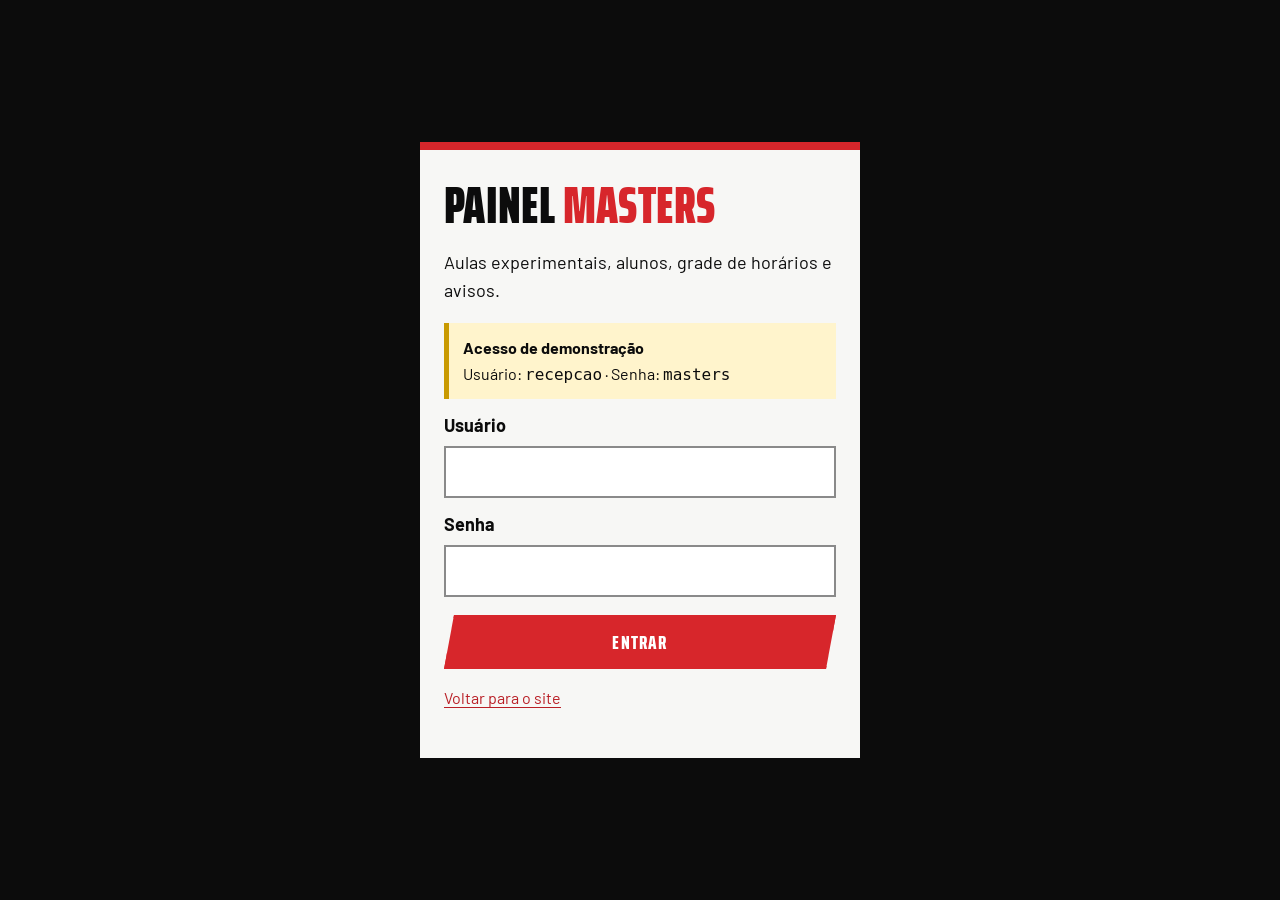
<file: admin.html>
<!doctype html>
<html lang="pt-BR">
<head>
<meta charset="utf-8">
<meta name="viewport" content="width=device-width, initial-scale=1">
<title>Painel da academia · MMA Masters</title>
<meta name="robots" content="noindex">
<meta name="theme-color" content="#0C0C0C">
<link rel="icon" href="fotos/selo.jpg">
<link rel="preconnect" href="https://fonts.googleapis.com">
<link rel="preconnect" href="https://fonts.gstatic.com" crossorigin>
<link href="https://fonts.googleapis.com/css2?family=Barlow:wght@400;600;700;800&family=Saira+Extra+Condensed:wght@800;900&display=swap" rel="stylesheet">
<link rel="stylesheet" href="assets/estilo.css?v=20261112192906">
</head>
<body>
<main id="tela-login" class="login">
  <form class="login-caixa" id="form-login" novalidate>
    <h1>Painel <span class="vermelho">Masters</span></h1>
    <p>Aulas experimentais, alunos, grade de horários e avisos.</p>
    <div class="credencial" role="note"><b>Acesso de demonstração</b>Usuário: <code>recepcao</code> · Senha: <code>masters</code></div>
    <label for="l-user">Usuário</label><input type="text" id="l-user" autocomplete="username" autocapitalize="none">
    <label for="l-senha">Senha</label><input type="password" id="l-senha" autocomplete="current-password">
    <button class="bt bt-vermelho bt-largo" type="submit" style="margin-top:18px">Entrar</button>
    <div id="login-erro" aria-live="polite"></div>
    <p style="margin-top:16px;font-size:16px"><a href="index.html" style="color:#B91F26">Voltar para o site</a></p>
  </form>
</main>

<div id="tela-painel" class="claro" hidden>
  <header class="adm-topo"><div class="embrulho"><b>MMA Masters · painel</b><span><a href="index.html" target="_blank">Ver site</a> &nbsp; <button id="sair" type="button">Sair</button></span></div></header>
  <nav class="adm-abas" role="tablist" aria-label="Seções do painel">
    <button role="tab" data-aba="experimentais" aria-selected="true">Experimentais</button>
    <button role="tab" data-aba="alunos" aria-selected="false">Alunos</button>
    <button role="tab" data-aba="horarios" aria-selected="false">Horários</button>
    <button role="tab" data-aba="avisos" aria-selected="false">Avisos</button>
    <button role="tab" data-aba="ajustes" aria-selected="false">Ajustes</button>
  </nav>
  <main class="adm-corpo"><div class="embrulho" id="corpo"></div></main>
</div>
<script src="assets/dados.js?v=20261112192906"></script>
<script src="assets/admin.js?v=20261112192906"></script>
</body>
</html>
</file>
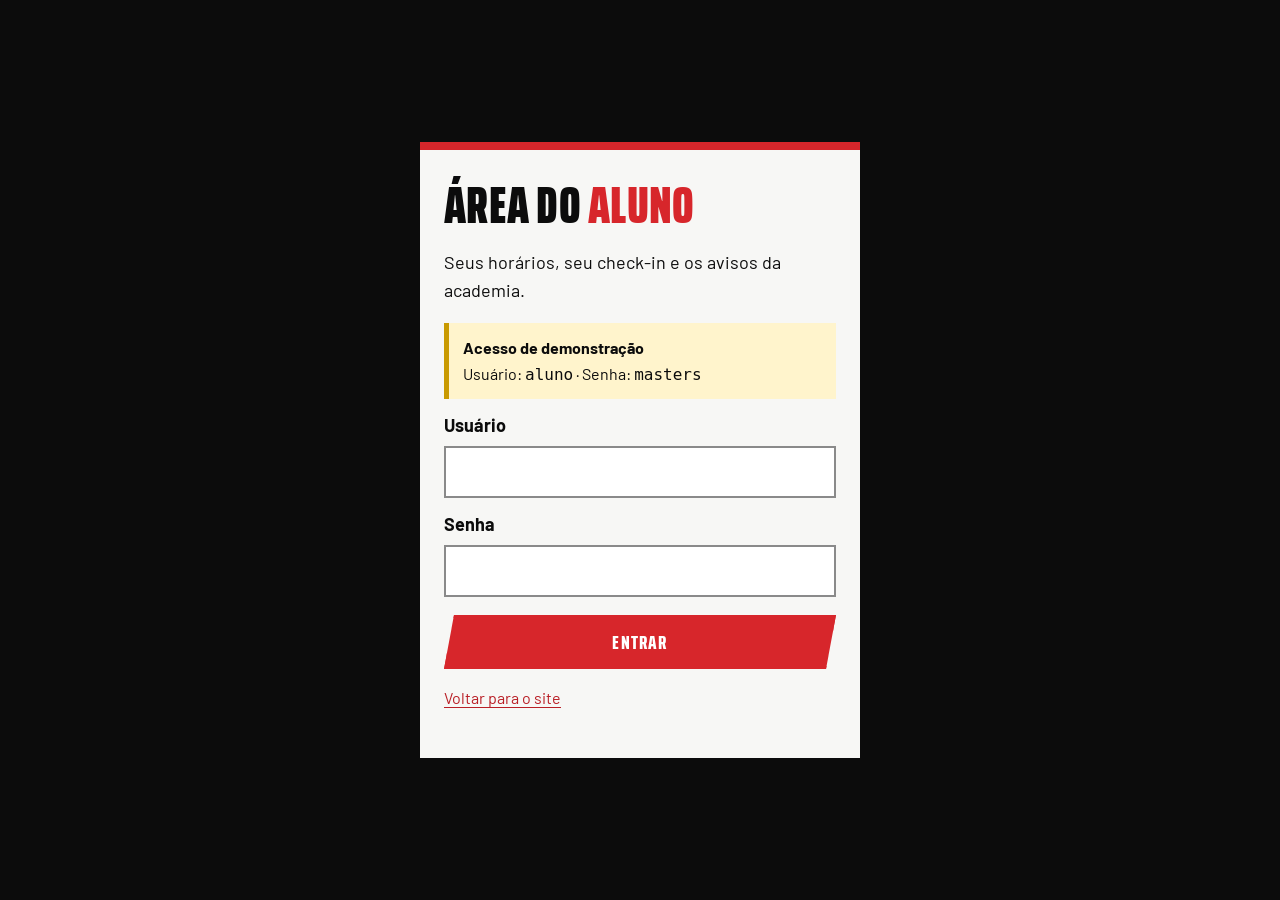
<file: aluno.html>
<!doctype html>
<html lang="pt-BR">
<head>
<meta charset="utf-8">
<meta name="viewport" content="width=device-width, initial-scale=1">
<title>Área do aluno · MMA Masters</title>
<meta name="robots" content="noindex">
<meta name="theme-color" content="#0C0C0C">
<link rel="icon" href="fotos/selo.jpg">
<link rel="preconnect" href="https://fonts.googleapis.com">
<link rel="preconnect" href="https://fonts.gstatic.com" crossorigin>
<link href="https://fonts.googleapis.com/css2?family=Barlow:wght@400;600;700;800&family=Saira+Extra+Condensed:wght@800;900&display=swap" rel="stylesheet">
<link rel="stylesheet" href="assets/estilo.css?v=20261112192906">
</head>
<body>
<main id="tela-login" class="login">
  <form class="login-caixa" id="form-login" novalidate>
    <h1>Área do <span class="vermelho">aluno</span></h1>
    <p>Seus horários, seu check-in e os avisos da academia.</p>
    <div class="credencial" role="note"><b>Acesso de demonstração</b>Usuário: <code>aluno</code> · Senha: <code>masters</code></div>
    <label for="l-user">Usuário</label><input type="text" id="l-user" autocomplete="username" autocapitalize="none">
    <label for="l-senha">Senha</label><input type="password" id="l-senha" autocomplete="current-password">
    <button class="bt bt-vermelho bt-largo" type="submit" style="margin-top:18px">Entrar</button>
    <div id="login-erro" aria-live="polite"></div>
    <p style="margin-top:16px;font-size:16px"><a href="index.html" style="color:#B91F26">Voltar para o site</a></p>
  </form>
</main>

<div id="tela-aluno" class="claro" hidden>
  <header class="adm-topo"><div class="embrulho"><b>MMA Masters · aluno</b><span><a href="index.html">Site</a> &nbsp; <button id="sair" type="button">Sair</button></span></div></header>
  <main class="adm-corpo"><div class="embrulho" id="corpo"></div></main>
</div>

<script src="assets/dados.js?v=20261112192906"></script>
<script>
(function () {
  'use strict';
  var esc = MM.esc, $ = function (s) { return document.querySelector(s); };
  function entrar() { $('#tela-login').hidden = true; $('#tela-aluno').hidden = false; desenha(); }
  try { if (sessionStorage.getItem('mm_aluno')) entrar(); } catch (e) { /* */ }
  $('#form-login').addEventListener('submit', function (e) {
    e.preventDefault();
    if ($('#l-user').value.trim().toLowerCase() === 'aluno' && $('#l-senha').value === 'masters') { try { sessionStorage.setItem('mm_aluno', '1'); } catch (er) { /* */ } entrar(); }
    else $('#login-erro').innerHTML = '<p class="erro">Usuário ou senha não conferem. Use os dados de demonstração acima.</p>';
  });
  $('#sair').addEventListener('click', function () { try { sessionStorage.removeItem('mm_aluno'); } catch (e) { /* */ } location.reload(); });

  function eu() { return MM.alunos().filter(function (a) { return a.id === 'demo'; })[0]; }
  function desenha() {
    var a = eu();
    if (!a) { $('#corpo').innerHTML = '<div class="caixa"><p>Aluno de demonstração não encontrado. Peça à recepção para voltar aos dados de exemplo no painel.</p></div>'; return; }
    var h = MM.hoje(), mes = h.slice(0, 7);
    var noMes = a.presencas.filter(function (d) { return d.slice(0, 7) === mes; }).length;
    var fezHoje = a.presencas.indexOf(h) >= 0;
    // últimos 14 dias
    var dias = []; for (var i = 13; i >= 0; i--) { var d = MM.soma(h, -i); dias.push('<span class="' + (a.presencas.indexOf(d) >= 0 ? 'foi' : '') + '" title="' + MM.dataCurta(d) + '">' + MM.deIso(d).getDate() + '</span>'); }
    // próximas aulas das modalidades do aluno (7 dias)
    var g = MM.grade(), prox = [];
    for (var k = 0; k < 7 && prox.length < 6; k++) {
      var dt = MM.soma(h, k), dow = MM.deIso(dt).getDay();
      g.filter(function (x) { return x.dia === dow && a.mods.indexOf(x.mod) >= 0 && x.turma === a.turma; }).forEach(function (x) {
        if (k === 0) { var agora = new Date(); if (+x.hora.slice(0, 2) < agora.getHours()) return; }
        prox.push({ data: dt, aula: x });
      });
    }
    var av = MM.avisos();
    $('#corpo').innerHTML =
      '<div class="cartao-aluno"><div><span class="rotulo">Turma ' + MM.turma(a.turma) + '</span><h2>' + esc(a.nome) + '</h2><p style="margin:0">' + a.mods.map(function (m) { return MM.mod(m).nome; }).join(' · ') + '</p></div>' +
      '<div class="presenca"><b>' + noMes + '</b>treinos no mês</div></div>' +
      '<div class="caixa"><h3>Check-in de hoje</h3>' + (fezHoje ? '<p><b>Presença marcada hoje.</b> Bom treino!</p>' : '<p>Chegou na academia? Marque sua presença.</p><button class="bt bt-vermelho" id="checkin" type="button">Fazer check-in</button>') +
      '<p style="margin:16px 0 4px;font-weight:700">Últimos 14 dias</p><div class="semana">' + dias.join('') + '</div></div>' +
      '<div class="caixa"><h3>Suas próximas aulas</h3>' + (prox.length ? prox.map(function (p) {
        return '<div class="linha-adm"><div><div class="t">' + MM.dataCurta(p.data) + ' · ' + p.aula.hora.replace(':00', 'h') + ' · ' + MM.mod(p.aula.mod).nome + '</div><div class="s">Turma ' + MM.turma(p.aula.turma) + (p.aula.prof ? ' · ' + esc(p.aula.prof) : '') + '</div></div></div>';
      }).join('') : '<p>Sem aulas suas na grade desta semana.</p>') + '<p class="s" style="font-size:16px;margin-top:10px">Grade de demonstração: horários a confirmar com a academia. <a href="horarios.html">Ver a grade toda</a></p></div>' +
      '<div class="caixa"><h3>Avisos da academia</h3>' + (av.length ? av.map(function (x) { return '<div class="linha-adm"><div><div class="s">' + MM.dataCurta(x.data) + '</div><div>' + esc(x.texto) + '</div></div></div>'; }).join('') : '<p>Nenhum aviso.</p>') + '</div>' +
      '<div class="caixa"><h3>Recepção</h3><p>Dúvida sobre horário, troca de turma ou mensalidade? Fale direto com a recepção.</p><a class="mini-bt forte" target="_blank" rel="noopener" href="' + MM.linkWa('Olá! Sou aluno(a) da MMA Masters (' + a.nome + ') e tenho uma dúvida.') + '">WhatsApp da recepção</a></div>';
    var c = $('#checkin');
    if (c) c.addEventListener('click', function () {
      var l = MM.alunos(); l.forEach(function (x) { if (x.id === 'demo' && x.presencas.indexOf(h) < 0) x.presencas.push(h); });
      MM.grava('alunos', l); desenha();
    });
  }
})();
</script>
</body>
</html>
</file>
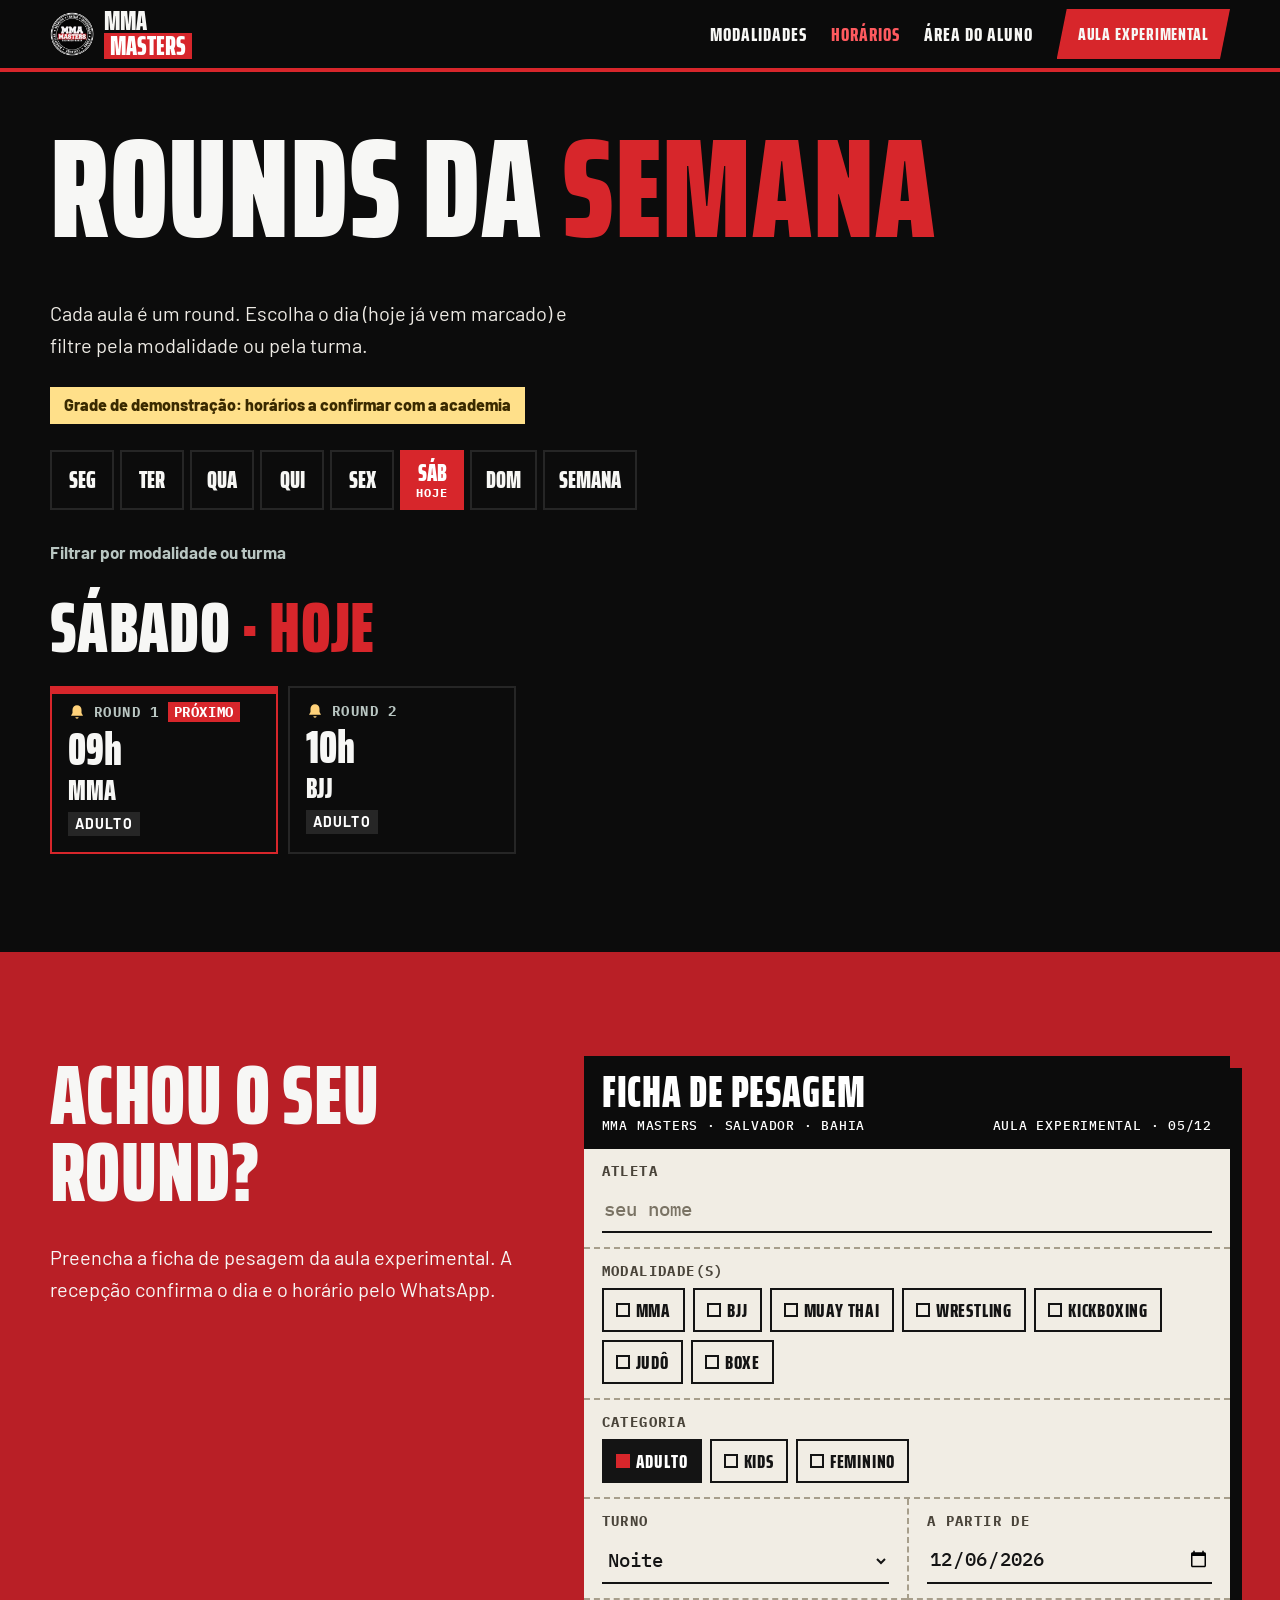
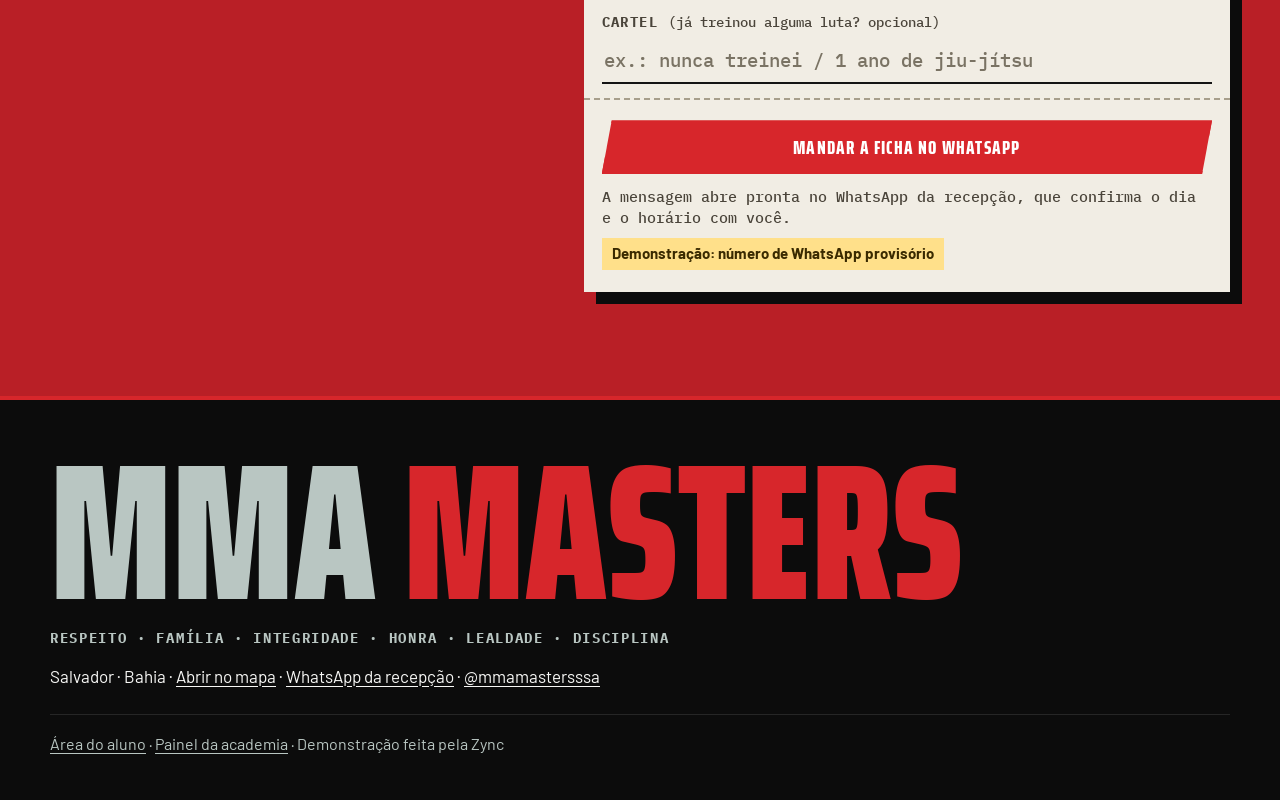
<file: horarios.html>
<!doctype html>
<html lang="pt-BR">
<head>
<meta charset="utf-8">
<meta name="viewport" content="width=device-width, initial-scale=1">
<title>Horários · MMA Masters Salvador</title>
<meta name="description" content="Grade de horários da MMA Masters Salvador: MMA, BJJ, Muay Thai, Wrestling, Kickboxing, Judô e Boxe. Turmas adulto, kids e feminina.">
<meta name="theme-color" content="#000000">
<link rel="icon" href="fotos/selo.jpg">
<link rel="preconnect" href="https://fonts.googleapis.com">
<link rel="preconnect" href="https://fonts.gstatic.com" crossorigin>
<link href="https://fonts.googleapis.com/css2?family=Barlow:wght@400;600;700;800&family=IBM+Plex+Mono:wght@500;700&family=Saira+Extra+Condensed:wght@800;900&display=swap" rel="stylesheet">
<link rel="stylesheet" href="assets/estilo.css?v=20261112192906">
</head>
<body data-pagina="horarios">
<div id="topo"></div>
<main id="conteudo">
  <section class="pagina-topo">
    <div class="embrulho">
      <h1>Rounds da <span class="vermelho">semana</span></h1>
      <p class="lead">Cada aula é um round. Escolha o dia (hoje já vem marcado) e filtre pela modalidade ou pela turma.</p>
      <p class="confirmar">Grade de demonstração: horários a confirmar com a academia</p>
      <div class="dias-abas" id="abas-dia" role="tablist" aria-label="Dia da semana"></div>
      <details class="filtrar">
        <summary>Filtrar por modalidade ou turma</summary>
        <div class="filtros" id="filtro-mod" role="group" aria-label="Filtrar por modalidade"></div>
        <div class="filtros" id="filtro-turma" role="group" aria-label="Filtrar por turma"></div>
      </details>
    </div>
  </section>
  <section class="embrulho rounds-sec">
    <div id="grade" aria-live="polite"></div>
  </section>
  <section class="pesagem" id="experimental">
    <div class="embrulho">
      <div class="pesagem-txt">
        <h2>Achou o seu round?</h2>
        <p>Preencha a ficha de pesagem da aula experimental. A recepção confirma o dia e o horário pelo WhatsApp.</p>
      </div>
      <div id="form-exp"></div>
    </div>
  </section>
</main>
<footer id="rodape"></footer>
<script src="assets/dados.js?v=20261112192906"></script>
<script src="assets/site.js?v=20261112192906"></script>
</body>
</html>
</file>
<file: assets/estilo.css>
/* MMA Masters · Salvador — v2 "Entrada no octógono"
   Preto de academia, vermelho de tatame, o cinza-claro das letras "MMA" da parede e branco. Ficha de pesagem em papel.
   Cenas presas (sticky) dirigidas pela rolagem em assets/site.js: octógono que abre (capa) e card de luta horizontal.
   Sem marquee, sem kicker em todo título, sem 01/02. prefers-reduced-motion e sem JS = estado final, sem cena.
   Contraste: branco/preto ~19:1 · cinza-marca/preto ~11:1 · branco/tatame ~5,4:1 · papel/tinta ~16:1. */
:root {
  --preto: #0C0C0C;
  --carvao: #171717;
  --grafite: #262626;
  --vermelho: #D7262B;
  --vermelho-claro: #FF5A5F;
  --tatame: #B91F26;
  --marca: #B9C6C2;
  --branco: #F7F7F5;
  --osso: #EDEAE4;
  --tit: 'Saira Extra Condensed', 'Arial Narrow', Impact, sans-serif;
  --txt: 'Barlow', system-ui, -apple-system, 'Segoe UI', sans-serif;
  --larg: 1180px;
}
*, *::before, *::after { box-sizing: border-box; }
html { scroll-behavior: smooth; -webkit-text-size-adjust: 100%; }
body { margin: 0; background: var(--preto); color: var(--branco); font: 400 18px/1.6 var(--txt); overflow-x: clip; }
img { max-width: 100%; display: block; }
a { color: var(--vermelho-claro); text-underline-offset: 3px; }
a:hover { color: var(--branco); }
:focus-visible { outline: 3px solid var(--vermelho-claro); outline-offset: 3px; }
h1, h2, h3 { font-family: var(--tit); font-weight: 900; text-transform: uppercase; line-height: .92; letter-spacing: .005em; margin: 0 0 .35em; }
h2 { font-size: clamp(48px, 8vw, 104px); }
h3 { font-size: 34px; }
p { margin: 0 0 1em; }
.embrulho { width: min(var(--larg), 100% - 32px); margin-inline: auto; }
.pular { position: absolute; left: -9999px; }
.pular:focus { left: 16px; top: 16px; z-index: 99; background: var(--branco); color: var(--preto); padding: 8px 12px; }
.rotulo { display: inline-block; font: 800 16px/1 var(--txt); letter-spacing: .2em; text-transform: uppercase; color: var(--marca); margin-bottom: 16px; }
.rotulo::before { content: ''; display: inline-block; width: 28px; height: 4px; background: var(--vermelho); vertical-align: middle; margin-right: 10px; }
.vermelho { color: var(--vermelho); }
.cinza { color: var(--marca); }

/* ---------- botões ---------- */
.bt { display: inline-flex; align-items: center; justify-content: center; gap: 10px; min-height: 54px; padding: 12px 26px; border: 3px solid var(--branco); background: transparent; color: var(--branco); font: 800 20px/1 var(--tit); letter-spacing: .06em; text-transform: uppercase; text-decoration: none; cursor: pointer; clip-path: polygon(10px 0, 100% 0, calc(100% - 10px) 100%, 0 100%); transition: background .15s, color .15s; }
.bt:hover { background: var(--branco); color: var(--preto); }
.bt-vermelho { background: var(--vermelho); border-color: var(--vermelho); color: #fff; }
.bt-vermelho:hover { background: #fff; border-color: #fff; color: var(--preto); }
.bt-largo { width: 100%; }

/* ---------- topo ---------- */
.topo { position: sticky; top: 0; z-index: 30; background: rgba(12, 12, 12, .94); backdrop-filter: blur(6px); border-bottom: 4px solid var(--vermelho); }
.topo .embrulho { position: relative; display: flex; align-items: center; justify-content: space-between; gap: 16px; min-height: 68px; }
.marca { display: inline-flex; align-items: center; gap: 10px; text-decoration: none; color: var(--branco); }
.marca img { width: 44px; height: 44px; border-radius: 50%; }
.marca span { font: 900 26px/.9 var(--tit); text-transform: uppercase; }
.marca span b { display: block; background: var(--vermelho); color: #fff; padding: 1px 6px 2px; font-weight: 900; }
.menu { display: flex; align-items: center; gap: 24px; }
.menu a { color: var(--branco); text-decoration: none; font: 800 20px var(--tit); text-transform: uppercase; letter-spacing: .05em; }
.menu a:hover, .menu a[aria-current] { color: var(--vermelho-claro); }
.menu .bt { min-height: 46px; padding: 8px 18px; font-size: 18px; }
.abre-menu { display: none; min-height: 46px; padding: 6px 16px; background: none; border: 3px solid var(--branco); color: var(--branco); font: 800 18px var(--tit); text-transform: uppercase; }
@media (max-width: 880px) {
  .abre-menu { display: inline-flex; align-items: center; }
  .menu { display: none; position: absolute; top: 100%; left: -16px; right: -16px; flex-direction: column; align-items: stretch; gap: 0; background: var(--preto); padding: 8px 16px 20px; border-bottom: 4px solid var(--vermelho); }
  .menu.aberto { display: flex; }
  .menu a { padding: 14px 0; border-bottom: 1px solid var(--grafite); font-size: 24px; }
  .menu .bt { margin-top: 14px; }
}


/* =================== CENA 1 · Entrada no octógono ===================
   Sem JS ou com prefers-reduced-motion: mostra direto o estado final (foto + título).
   Com html.cena-on: seção alta, palco preso, site.js desenha o octógono pela rolagem. */
.cena-oct { position: relative; background: #000; }
.cena-oct .palco { position: relative; min-height: 100vh; min-height: 100svh; overflow: hidden; display: flex; align-items: flex-end; }
.oct-foto { position: absolute; inset: 0; will-change: clip-path; }
.oct-foto img { width: 100%; height: 100%; object-fit: cover; object-position: 50% 60%; filter: contrast(1.08) saturate(.85); }
.oct-foto .veu { position: absolute; inset: 0; background: #000; opacity: .45; }
.oct-foto::before { content: ''; position: absolute; inset: 0; z-index: 1; background-image: radial-gradient(rgba(0,0,0,.4) 1px, transparent 1.6px); background-size: 4px 4px; pointer-events: none; } /* trama: disfarça a foto de 360px esticada */
.oct-foto::after { content: ''; position: absolute; inset: 0; background: linear-gradient(180deg, rgba(0,0,0,0) 25%, rgba(0,0,0,.88) 100%); }
.oct-grade { display: none; position: absolute; transform-origin: 50% 50%; will-change: transform, opacity; pointer-events: none; overflow: visible; }
.fala { margin: 0; }
.fala-dica, .fala-1, .fala-2 { display: none; }
.fala-fim { position: relative; z-index: 3; width: min(var(--larg), 100% - 32px); margin: 0 auto; padding: 140px 0 56px; }
.fala-fim h1 { font-size: clamp(58px, 11.5vw, 164px); line-height: .84; margin: 0 0 22px; }
.fala-fim h1 em { font-style: normal; color: var(--vermelho-claro); }
.fala-fim p { font-size: 20px; max-width: 36ch; color: var(--osso); }
.acoes { display: flex; flex-wrap: wrap; gap: 12px; margin-top: 22px; }
.selo { position: absolute; right: 24px; top: 92px; width: 132px; height: 132px; z-index: 4; }
.selo svg { width: 100%; height: 100%; will-change: transform; }
.selo text { font: 800 13.4px var(--txt); letter-spacing: .2em; fill: var(--branco); text-transform: uppercase; }
.selo .miolo { position: absolute; inset: 27px; border-radius: 50%; display: grid; place-items: center; text-align: center; font: 900 21px/.86 var(--tit); text-transform: uppercase; color: var(--marca); }
.selo .miolo b { display: block; background: var(--vermelho); color: #fff; padding: 2px 4px; font-weight: 900; font-size: 17px; }

html.cena-on .cena-oct { height: 360vh; }
html.cena-on .cena-oct .palco { position: sticky; top: 0; height: 100vh; height: 100svh; min-height: 0; }
html.cena-on .oct-grade { display: block; }
html.cena-on .fala-dica, html.cena-on .fala-1, html.cena-on .fala-2 { display: block; position: absolute; left: 16px; right: 16px; z-index: 3; text-align: center; pointer-events: none; will-change: transform, opacity; }
html.cena-on .fala-fim { position: absolute; left: 0; right: 0; bottom: 0; will-change: transform, opacity; }
.fala-dica { bottom: 28px; font: 700 15px/1 'IBM Plex Mono', monospace; letter-spacing: .2em; text-transform: uppercase; color: var(--marca); }
.fala-dica::after { content: ''; display: block; width: 2px; height: 34px; margin: 12px auto 0; background: var(--vermelho); }
.fala-1 { bottom: 9vh; font: 900 clamp(46px, 8vw, 112px)/.9 var(--tit); text-transform: uppercase; }
.fala-1 span { display: block; font: 700 clamp(15px, 1.6vw, 19px)/1.2 'IBM Plex Mono', monospace; letter-spacing: .22em; color: var(--marca); margin-bottom: 14px; }
.fala-2 { top: calc(50% - .45em); font: 900 clamp(96px, 20vw, 280px)/.9 var(--tit); text-transform: uppercase; color: #fff; text-shadow: 0 6px 40px rgba(0,0,0,.6); }
@media (max-width: 700px) {
  html.cena-on .cena-oct { height: 300vh; }
  .selo { width: 96px; height: 96px; right: 12px; top: 80px; }
  .selo .miolo { inset: 20px; font-size: 15px; }
  .selo .miolo b { font-size: 12px; }
  .fala-fim { padding-bottom: 36px; }
  .fala-fim p { font-size: 18px; }
}

/* =================== CENA 2 · Card de luta (rolagem horizontal presa) =================== */
.tape { position: relative; background: var(--osso); color: var(--preto); }
.tape .palco { padding: 72px 0 56px; overflow: hidden; }
.tape-cab { width: min(var(--larg), 100% - 32px); margin: 0 auto 24px; display: flex; flex-wrap: wrap; align-items: flex-end; justify-content: space-between; gap: 8px 40px; }
.tape-cab h2 { margin: 0; }
.tape-cab p { margin: 0; max-width: 42ch; font-size: 18px; }
.trilho { display: flex; gap: 18px; padding: 0 max(16px, (100% - var(--larg)) / 2) 12px; overflow-x: auto; scroll-snap-type: x mandatory; -webkit-overflow-scrolling: touch; }
.lutador { flex: 0 0 min(84vw, 420px); scroll-snap-align: start; background: var(--preto); color: var(--branco); display: flex; flex-direction: column; min-width: 0; }
.lut-foto { position: relative; aspect-ratio: 4 / 3; overflow: hidden; background: var(--tatame); }
.lut-foto img { width: 100%; height: 100%; object-fit: cover; filter: contrast(1.08); }
.lut-sem { height: 100%; display: grid; place-items: center; background: repeating-linear-gradient(45deg, var(--tatame) 0 22px, #A51B21 22px 44px); }
.lut-sem span { font: 900 clamp(64px, 9vw, 110px)/1 var(--tit); text-transform: uppercase; color: transparent; -webkit-text-stroke: 2px #fff; }
.lut-canto { position: absolute; left: 0; top: 0; background: var(--preto); color: #fff; font: 700 14px/1 'IBM Plex Mono', monospace; text-transform: uppercase; letter-spacing: .1em; padding: 8px 10px; }
.lut-corpo { padding: 16px 18px 18px; display: flex; flex-direction: column; flex: none; }
.lut-corpo h3 { font-size: clamp(46px, 5.5vw, 68px); margin: 0 0 6px; }
.lut-corpo p { font-size: 17px; line-height: 1.45; color: var(--osso); margin: 0 0 12px; }
.medidas { display: grid; grid-template-columns: repeat(4, minmax(0, 1fr)); gap: 6px; margin: 0 0 12px; }
.medidas div { border-top: 5px solid #3A3A3A; padding-top: 6px; min-width: 0; }
.medidas .sim { border-color: var(--vermelho); }
.medidas dt { font: 700 13px/1.1 'IBM Plex Mono', monospace; text-transform: uppercase; letter-spacing: .04em; color: var(--marca); }
.medidas dd { margin: 2px 0 0; font: 900 26px/1 var(--tit); text-transform: uppercase; }
.medidas .nao dd { color: #8E8E8E; }
.lut-corpo .lut-fem { font-weight: 700; color: #FFE08A; }
.lut-acoes { margin-top: auto; display: flex; align-items: center; justify-content: space-between; gap: 12px; }
.lut-acoes .bt { min-height: 48px; padding: 8px 20px; font-size: 19px; }
.seta { font: 800 19px/1.2 var(--tit); text-transform: uppercase; letter-spacing: .05em; color: inherit; text-decoration: none; border-bottom: 3px solid var(--vermelho); padding-bottom: 2px; }
.seta::after { content: ' →'; }
.seta:hover { color: var(--vermelho-claro); }
.tape-barra { display: none; }
html.cena-on .tape .palco { position: sticky; top: 0; height: 100vh; height: 100svh; padding: 88px 0 24px; display: flex; flex-direction: column; }
html.cena-on .trilho { flex: 1; min-height: 0; overflow: visible; scroll-snap-type: none; will-change: transform; padding-bottom: 0; }
html.cena-on .lut-foto { aspect-ratio: auto; flex: 1; min-height: 90px; }
html.cena-on .tape-barra { display: block; height: 5px; background: rgba(0,0,0,.14); width: min(var(--larg), 100% - 32px); margin: 16px auto 0; }
.tape-barra i { display: block; height: 100%; background: var(--vermelho); transform-origin: 0 50%; transform: scaleX(0); }
@media (max-width: 700px) {
  .tape-cab h2 { font-size: 52px; }
  .tape-cab p { font-size: 16px; }
  html.cena-on .tape .palco { padding-top: 80px; }
  .lut-corpo { padding: 12px 14px 14px; }
  .lut-corpo h3 { font-size: 44px; }
  .lut-corpo p { font-size: 16px; margin-bottom: 10px; }
  .medidas dd { font-size: 22px; }
}
@media (max-height: 640px) { html.cena-on .lut-corpo p { display: none; } }

/* =================== Por que escolher só uma? =================== */
.combo { padding: 104px 0; background: var(--preto); }
.combo .embrulho { display: grid; grid-template-columns: minmax(0, 1.2fr) minmax(0, .8fr); gap: 56px; align-items: end; }
.combo .embrulho > * { min-width: 0; }
.combo .pergunta { font: 700 22px/1.35 var(--txt); color: var(--osso); max-width: 40ch; }
.botoes-mod { display: flex; flex-wrap: wrap; gap: 10px; margin-top: 24px; }
.botoes-mod button { min-height: 60px; padding: 8px 18px; background: transparent; color: var(--branco); border: 3px solid var(--grafite); font: 900 30px/1 var(--tit); text-transform: uppercase; cursor: pointer; transition: border-color .15s, background .15s; }
.botoes-mod button::after { content: ' +'; color: var(--marca); }
.botoes-mod button[aria-pressed=true] { background: var(--tatame); border-color: var(--branco); }
.botoes-mod button[aria-pressed=true]::after { content: ' ✓'; color: #fff; }
.placar { border: 3px solid var(--branco); padding: 22px; background: var(--carvao); }
.placar .num { font: 900 120px/.82 var(--tit); color: var(--vermelho-claro); }
.placar .num small { font-size: 28px; color: var(--branco); margin-left: 8px; }
.placar p { margin: 12px 0 16px; font-size: 18px; color: var(--osso); }
@media (max-width: 880px) { .combo { padding: 72px 0; } .combo .embrulho { grid-template-columns: minmax(0, 1fr); gap: 28px; } .botoes-mod button { font-size: 25px; } }

/* =================== Quem sobe no tatame (blocos de tamanhos diferentes) =================== */
.quem { display: grid; grid-template-columns: minmax(0, 1.25fr) minmax(0, 1fr); background: var(--preto); }
.quem > * { min-width: 0; }
.quem-fem { grid-row: 1 / span 2; position: relative; margin: 0; min-height: 680px; overflow: hidden; }
.quem-fem img { position: absolute; inset: 0; width: 100%; height: 100%; object-fit: cover; }
.quem-fem figcaption { position: absolute; left: 0; right: 0; bottom: 0; padding: 120px 32px 36px; background: linear-gradient(180deg, rgba(0,0,0,0), rgba(0,0,0,.9) 55%); }
.quem-fem h3 { font-size: clamp(64px, 8vw, 120px); margin: 0; }
.quem-fem blockquote { margin: 6px 0 20px; font: 700 clamp(22px, 2.4vw, 30px)/1.25 var(--txt); max-width: 22ch; }
.quem-kids { background: var(--tatame); padding: 44px 36px; }
.quem-kids h3 { font-size: 72px; margin: 0 0 8px; }
.valores { list-style: none; margin: 0 0 22px; padding: 0; display: flex; flex-wrap: wrap; gap: 0 14px; font: 900 clamp(38px, 4.4vw, 58px)/1 var(--tit); text-transform: uppercase; }
.valores li:nth-child(even) { color: var(--preto); }
.quem-adulto { background: var(--osso); color: var(--preto); padding: 44px 36px; }
.quem-adulto h3 { font-size: 72px; margin: 0 0 8px; }
.quem-adulto p { font-size: 22px; }
@media (max-width: 860px) {
  .quem { grid-template-columns: minmax(0, 1fr); }
  .quem-fem { grid-row: auto; min-height: 560px; }
  .quem-fem figcaption { padding: 100px 16px 28px; }
  .quem-kids, .quem-adulto { padding: 40px 16px; }
}

/* =================== Rounds (hoje no tatame + página de horários) =================== */
.hoje-tatame { padding: 88px 0; background: var(--carvao); }
.hoje-cab { display: flex; flex-wrap: wrap; align-items: baseline; justify-content: space-between; gap: 8px 24px; }
.hoje-dia { font: 700 17px/1.3 'IBM Plex Mono', monospace; text-transform: uppercase; letter-spacing: .08em; color: var(--marca); }
.rounds { list-style: none; margin: 0 0 18px; padding: 0; display: grid; grid-template-columns: repeat(auto-fill, minmax(min(100%, 210px), 1fr)); gap: 10px; }
.round { background: var(--preto); border: 2px solid var(--grafite); padding: 14px 16px 16px; display: flex; flex-direction: column; gap: 4px; min-width: 0; }
.round.proximo { border-color: var(--vermelho); box-shadow: inset 0 6px 0 var(--vermelho); }
.r-n { display: flex; align-items: center; gap: 8px; font: 700 14px/1 'IBM Plex Mono', monospace; text-transform: uppercase; letter-spacing: .1em; color: var(--marca); }
.r-n em { font-style: normal; background: var(--vermelho); color: #fff; padding: 3px 6px; letter-spacing: .04em; }
.sino { width: 18px; height: 18px; color: #FFD27A; flex: none; }
.r-h { font: 900 46px/1 var(--tit); }
.round b { font: 900 28px/1 var(--tit); text-transform: uppercase; }
.round .r-p { font-size: 16px; color: var(--marca); }
.round .t { align-self: flex-start; display: inline-block; font: 700 14px/1 var(--txt); text-transform: uppercase; letter-spacing: .08em; padding: 5px 7px; margin-top: 4px; background: var(--grafite); color: #fff; }
.round .t.kids { background: #FFE08A; color: #3A2A00; }
.round .t.feminino { background: var(--tatame); color: #fff; }
.confirmar { display: inline-block; background: #FFE08A; color: #3A2A00; font: 800 16px/1.3 var(--txt); padding: 8px 14px; margin: 6px 0 18px; }

.pagina-topo { padding: 56px 0 8px; }
.pagina-topo h1 { font-size: clamp(60px, 11vw, 140px); line-height: .86; }
.pagina-topo .lead { font-size: 20px; max-width: 48ch; color: var(--osso); }
.dias-abas { display: flex; gap: 6px; overflow-x: auto; padding-bottom: 6px; margin: 8px 0 14px; scrollbar-width: thin; }
.dias-abas button { flex: none; min-width: 64px; min-height: 60px; padding: 6px 14px; background: transparent; color: var(--branco); border: 2px solid var(--grafite); font: 900 24px/1 var(--tit); text-transform: uppercase; cursor: pointer; display: flex; flex-direction: column; align-items: center; justify-content: center; gap: 2px; }
.dias-abas button small { font: 700 12px/1 'IBM Plex Mono', monospace; letter-spacing: .08em; color: var(--vermelho-claro); }
.dias-abas button[aria-selected=true] { background: var(--vermelho); border-color: var(--vermelho); color: #fff; }
.dias-abas button[aria-selected=true] small { color: #fff; }
.filtrar summary { cursor: pointer; font: 700 17px var(--txt); color: var(--marca); min-height: 44px; display: flex; align-items: center; }
.filtrar[open] summary { color: var(--branco); }
.filtros { display: flex; flex-wrap: wrap; gap: 8px; margin: 10px 0 14px; }
.filtros button { min-height: 46px; padding: 6px 16px; background: transparent; color: var(--branco); border: 2px solid var(--marca); font: 800 19px var(--tit); text-transform: uppercase; letter-spacing: .04em; cursor: pointer; }
.filtros button[aria-pressed=true] { background: var(--branco); color: var(--preto); border-color: var(--branco); }
.rounds-sec { padding: 12px 0 80px; }
.dia-tit { font-size: clamp(44px, 6vw, 72px); }
.vazio { font-size: 17px; color: var(--marca); }
.semana-toda { display: grid; grid-template-columns: repeat(7, minmax(0, 1fr)); gap: 8px; }
.semana-toda .dia { min-width: 0; border-top: 6px solid var(--grafite); padding-top: 10px; }
.semana-toda .dia.hoje { border-top-color: var(--vermelho); }
.semana-toda h3 { font-size: 28px; margin-bottom: 8px; }
.semana-toda h3 small { font: 700 13px 'IBM Plex Mono', monospace; color: var(--vermelho-claro); }
.semana-toda .rounds { grid-template-columns: minmax(0, 1fr); gap: 6px; }
.semana-toda .round { padding: 10px; }
.semana-toda .r-h { font-size: 30px; }
.semana-toda .round b { font-size: 22px; }
@media (max-width: 1100px) {
  .semana-toda { grid-template-columns: minmax(0, 1fr); gap: 18px; }
  .semana-toda .rounds { grid-template-columns: repeat(auto-fill, minmax(min(100%, 180px), 1fr)); }
}

/* =================== Aula experimental · ficha de pesagem =================== */
.pesagem { padding: 104px 0; background: var(--tatame); }
.pesagem .embrulho { display: grid; grid-template-columns: minmax(0, .85fr) minmax(0, 1.15fr); gap: 56px; align-items: start; }
.pesagem .embrulho > * { min-width: 0; }
.pesagem-txt h2 { font-size: clamp(50px, 6.6vw, 96px); }
.pesagem-txt p { font-size: 20px; }
.pesagem-txt .en a { color: #fff; font-weight: 700; }
.ficha { position: relative; background: #F1EDE4; color: #141414; box-shadow: 12px 12px 0 var(--preto); padding-bottom: 22px; font-family: 'IBM Plex Mono', ui-monospace, monospace; color-scheme: light; }
.ficha a { color: #8E141A; }
.ficha-cab { background: var(--preto); color: #fff; display: flex; flex-wrap: wrap; justify-content: space-between; gap: 4px 16px; padding: 14px 18px; font: 500 13px/1.3 'IBM Plex Mono', monospace; text-transform: uppercase; letter-spacing: .06em; }
.ficha-cab b { order: -1; flex-basis: 100%; font: 900 44px/1 var(--tit); letter-spacing: .02em; }
.ficha-l { border: 0; margin: 0; padding: 14px 18px; border-bottom: 2px dashed #A79E8B; min-width: 0; }
.ficha-l > label, .ficha-l > legend { display: block; float: left; width: 100%; padding: 0; margin: 0 0 8px; font: 700 14px/1.2 'IBM Plex Mono', monospace; text-transform: uppercase; letter-spacing: .1em; color: #4A443A; }
.ficha-l > legend + * { clear: both; }
.opc { text-transform: none; letter-spacing: 0; font-weight: 500; }
.ficha input[type=text], .ficha input[type=number], .ficha input[type=date], .ficha select { background: transparent; border: 0; border-bottom: 2px solid #141414; color: #141414; font: 500 19px/1.3 'IBM Plex Mono', monospace; min-height: 46px; padding: 6px 2px; }
.ficha input::placeholder { color: #7A7364; }
.ficha input:focus, .ficha select:focus { outline: 3px solid rgba(185, 31, 38, .45); outline-offset: 2px; border-color: #141414; }
.ficha-par { display: grid; grid-template-columns: minmax(0, 1fr) minmax(0, 1fr); }
.ficha-par > .ficha-l + .ficha-l { border-left: 2px dashed #A79E8B; }
.marcas { display: flex; flex-wrap: wrap; gap: 8px; }
.marcas label { margin: 0; }
.marcas input { position: absolute; opacity: 0; pointer-events: none; }
.marcas span { display: inline-flex; align-items: center; gap: 6px; min-height: 44px; padding: 6px 12px; border: 2px solid #141414; font: 800 20px/1 var(--tit); text-transform: uppercase; letter-spacing: .04em; cursor: pointer; color: #141414; }
.marcas span::before { content: ''; width: 14px; height: 14px; border: 2px solid currentColor; flex: none; }
.marcas input:checked + span { background: #141414; color: #fff; }
.marcas input:checked + span::before { background: var(--vermelho); border-color: var(--vermelho); }
.marcas input:focus-visible + span { outline: 3px solid var(--vermelho); outline-offset: 2px; }
.ficha .bt { margin: 20px 18px 0; width: calc(100% - 36px); }
.ficha-nota { margin: 12px 18px 0; font: 500 15px/1.4 'IBM Plex Mono', monospace; color: #4A443A; }
.ficha .placeholder-wa, .ficha .saida { margin-left: 18px; margin-right: 18px; }
.ficha .erro { color: #9B1C1C; }
.ficha .ok { font-family: var(--txt); }
.carimbo { position: absolute; right: 16px; top: 120px; border: 4px solid #B91F26; color: #B91F26; font: 900 30px/.95 var(--tit); text-transform: uppercase; text-align: center; padding: 8px 12px; transform: rotate(-12deg); opacity: .9; pointer-events: none; background: rgba(241, 237, 228, .6); }
.carimbo.bate { animation: bate .35s cubic-bezier(.3, 1.6, .5, 1); }
@keyframes bate { from { transform: rotate(-12deg) scale(2.2); opacity: 0; } }
@media (max-width: 880px) { .pesagem { padding: 72px 0; } .pesagem .embrulho { grid-template-columns: minmax(0, 1fr); gap: 28px; } .ficha { box-shadow: 8px 8px 0 var(--preto); } }
@media (max-width: 420px) { .ficha-cab b { font-size: 36px; } .ficha-l { padding: 12px 14px; } .ficha .bt { margin-inline: 14px; width: calc(100% - 28px); } }

/* =================== campos genéricos (painel e área do aluno usam) =================== */
.campos { display: grid; grid-template-columns: minmax(0, 1fr) minmax(0, 1fr); gap: 0 14px; }
.campos > * { min-width: 0; }
.campo { margin-bottom: 16px; }
.campo.todo { grid-column: 1 / -1; }
input[type=text], input[type=tel], input[type=date], input[type=number], input[type=password], select, textarea {
  width: 100%; min-height: 52px; padding: 10px 14px; border: 2px solid #5A5A5A; border-radius: 0; background: var(--carvao); color: var(--branco); font: 400 18px/1.4 var(--txt); }
textarea { min-height: 88px; resize: vertical; }
input:focus, select:focus, textarea:focus { border-color: var(--branco); outline: 3px solid rgba(255, 90, 95, .5); }
.aviso { font-size: 16px; color: var(--marca); }
.ok { background: #12301D; border: 2px solid #4CC17A; color: #DFF5E7; padding: 14px 16px; margin-top: 14px; }
.ok a { color: #fff; }
.erro { color: #FFB3B5; font-weight: 700; margin-top: 10px; }
.placeholder-wa { display: inline-block; background: #FFE08A; color: #3A2A00; font: 700 15px/1.3 var(--txt); padding: 6px 10px; margin-top: 10px; }
@media (max-width: 420px) { .campos { grid-template-columns: minmax(0, 1fr); } }

/* =================== rodapé: assinatura =================== */
.rodape { background: var(--preto); border-top: 4px solid var(--vermelho); padding: 56px 0 28px; font-size: 17px; overflow: hidden; }
.rodape .assina { font: 900 clamp(64px, 15vw, 210px)/.8 var(--tit); text-transform: uppercase; margin: 0 0 18px; color: var(--marca); white-space: nowrap; }
.rodape .assina span { color: var(--vermelho); }
.valores-linha { font: 700 14px/1.5 'IBM Plex Mono', monospace; text-transform: uppercase; letter-spacing: .12em; color: var(--marca); }
.rodape .contato a { color: var(--branco); }
.rodape .fim { border-top: 1px solid var(--grafite); padding-top: 16px; margin-top: 24px; font-size: 16px; color: var(--marca); }
.rodape .fim a { color: var(--marca); }

@media (prefers-reduced-motion: reduce) {
  html { scroll-behavior: auto; }
  .carimbo.bate { animation: none; }
}

/* =================== área do aluno + painel =================== */
.claro { background: #F2F1EE; color: var(--preto); min-height: 100vh; }
.claro a { color: var(--tatame); }
.claro input, .claro select, .claro textarea { background: #fff; color: var(--preto); border-color: #8A8A8A; }
.claro input:focus, .claro select:focus, .claro textarea:focus { border-color: var(--preto); }
.login { min-height: 100vh; display: grid; place-items: center; padding: 24px 16px; background: var(--preto); }
.login-caixa { width: min(440px, 100%); background: var(--branco); color: var(--preto); padding: 32px 24px; border-top: 8px solid var(--vermelho); }
.login-caixa h1 { font-size: 52px; }
.login-caixa label { display: block; font-weight: 700; margin: 12px 0 6px; }
.login-caixa input { background: #fff; color: var(--preto); border-color: #8A8A8A; }
.login-caixa .erro { color: #9B1C1C; }
.credencial { background: #FFF4CC; border-left: 5px solid #C99A00; padding: 12px 14px; margin: 14px 0 6px; font-size: 16px; }
.credencial b { display: block; }
.adm-topo { background: var(--preto); color: var(--branco); border-bottom: 4px solid var(--vermelho); }
.adm-topo .embrulho { display: flex; justify-content: space-between; align-items: center; gap: 12px; min-height: 64px; flex-wrap: wrap; }
.adm-topo b { font: 900 28px var(--tit); text-transform: uppercase; }
.adm-topo a, .adm-topo button { color: var(--branco) !important; background: none; border: 0; font: 600 16px var(--txt); cursor: pointer; text-decoration: underline; }
.adm-abas { display: flex; background: #fff; border-bottom: 1px solid #CFCFCF; overflow-x: auto; position: sticky; top: 0; z-index: 5; }
.adm-abas button { flex: none; min-height: 56px; padding: 0 18px; border: 0; border-bottom: 5px solid transparent; background: none; font: 800 21px var(--tit); text-transform: uppercase; color: var(--preto); cursor: pointer; }
.adm-abas button[aria-selected=true] { border-color: var(--vermelho); }
.adm-corpo { padding: 24px 0 64px; }
.adm-corpo h2 { font-size: 52px; }
.caixa { background: #fff; padding: 20px; margin-bottom: 16px; border: 1px solid #DDD; }
.caixa h3 { font-size: 30px; }
.resumo { display: grid; grid-template-columns: repeat(4, minmax(0, 1fr)); gap: 10px; margin-bottom: 16px; }
.resumo > div { min-width: 0; background: var(--preto); color: var(--branco); padding: 14px; font-size: 16px; }
.resumo b { display: block; font: 900 48px/1 var(--tit); color: var(--vermelho-claro); }
.claro .filtros button { color: var(--preto); border-color: var(--preto); }
.claro .filtros button[aria-pressed=true] { background: var(--preto); color: #fff; }
.linha-adm { display: grid; grid-template-columns: minmax(0, 1fr) auto; gap: 10px 16px; padding: 14px 0; border-top: 1px solid #E5E5E5; align-items: center; }
.linha-adm > * { min-width: 0; }
.linha-adm .t { font-weight: 700; }
.linha-adm .s { font-size: 16px; color: #444; }
.linha-adm .acoes { display: flex; flex-wrap: wrap; gap: 8px; justify-content: flex-end; }
.mini-bt { min-height: 42px; padding: 6px 14px; border: 2px solid var(--preto); background: #fff; color: var(--preto) !important; font: 700 15px var(--txt); cursor: pointer; text-decoration: none; display: inline-flex; align-items: center; }
.mini-bt.forte { background: var(--preto); color: #fff !important; }
.mini-bt.perigo { border-color: #9B1C1C; color: #9B1C1C !important; }
.st { display: inline-block; padding: 3px 9px; font: 700 14px var(--txt); }
.st-nova { background: #FFE08A; color: #3A2A00; }
.st-agendada { background: #DDE7FF; color: #102A6B; }
.st-veio { background: #E3F2E8; color: #14432A; }
.st-matriculou { background: #14432A; color: #fff; }
.st-faltou { background: #EEE; color: #555; }
.form-adm { display: grid; grid-template-columns: repeat(2, minmax(0, 1fr)); gap: 0 14px; }
.form-adm > * { min-width: 0; }
.form-adm .todo { grid-column: 1 / -1; }
.form-adm label { display: block; font-weight: 700; font-size: 16px; margin-bottom: 6px; }
.checks { display: flex; flex-wrap: wrap; gap: 8px 16px; }
.checks label { display: flex; gap: 8px; align-items: center; font-weight: 600; }
.checks input { width: 22px; height: 22px; min-height: 0; }
.cartao-aluno { background: var(--preto); color: var(--branco); padding: 24px; display: grid; grid-template-columns: minmax(0, 1fr) auto; gap: 16px; align-items: center; margin-bottom: 16px; border-left: 10px solid var(--vermelho); }
.cartao-aluno h2 { font-size: clamp(40px, 7vw, 64px); margin: 0; }
.cartao-aluno .presenca { text-align: center; }
.cartao-aluno .presenca b { display: block; font: 900 72px/.9 var(--tit); color: var(--vermelho-claro); }
.semana { display: flex; gap: 6px; flex-wrap: wrap; margin: 6px 0 14px; }
.semana span { width: 40px; height: 40px; display: grid; place-items: center; background: #E7E7E7; font: 800 17px var(--tit); }
.semana span.foi { background: var(--vermelho); color: #fff; }
@media (max-width: 640px) {
  .resumo { grid-template-columns: minmax(0, 1fr) minmax(0, 1fr); }
  .linha-adm { grid-template-columns: minmax(0, 1fr); }
  .linha-adm .acoes { justify-content: flex-start; }
  .form-adm { grid-template-columns: minmax(0, 1fr); }
  .cartao-aluno { grid-template-columns: minmax(0, 1fr); }
}

[hidden]{display:none!important}
</file>
